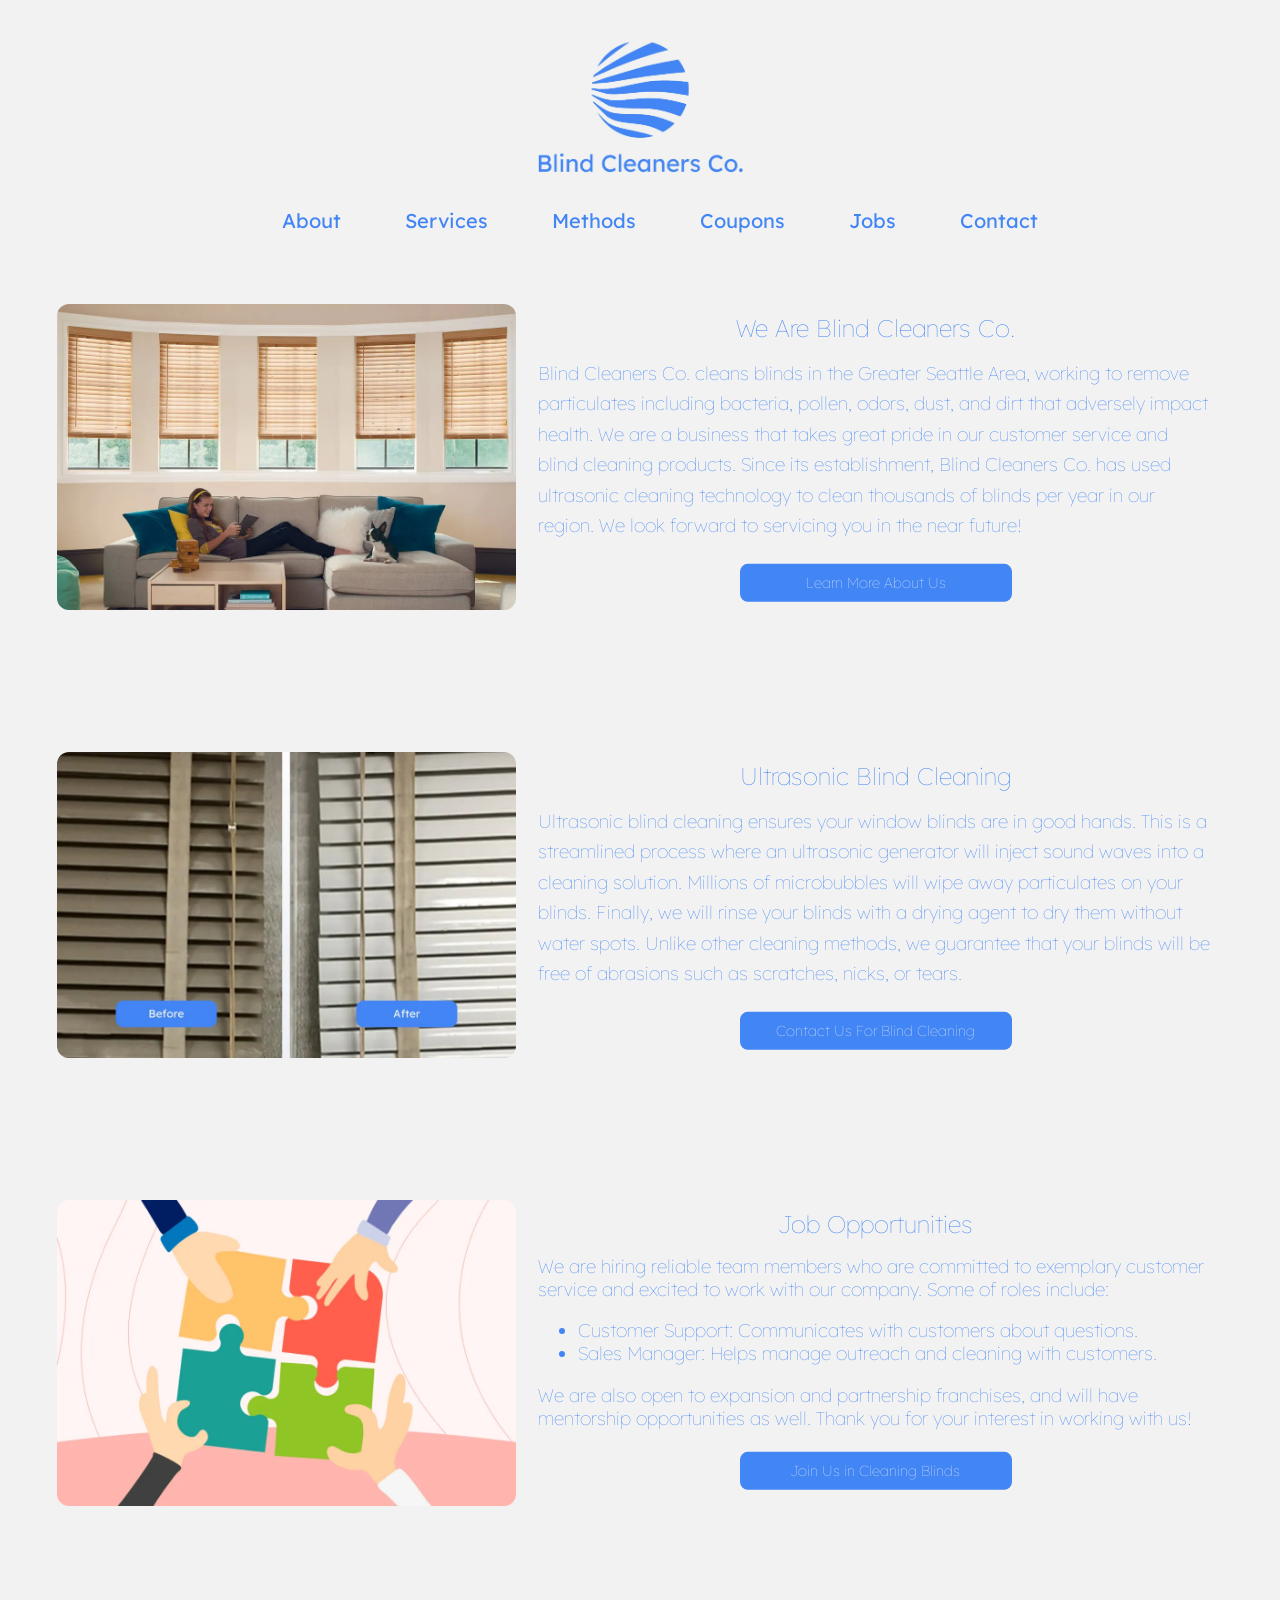
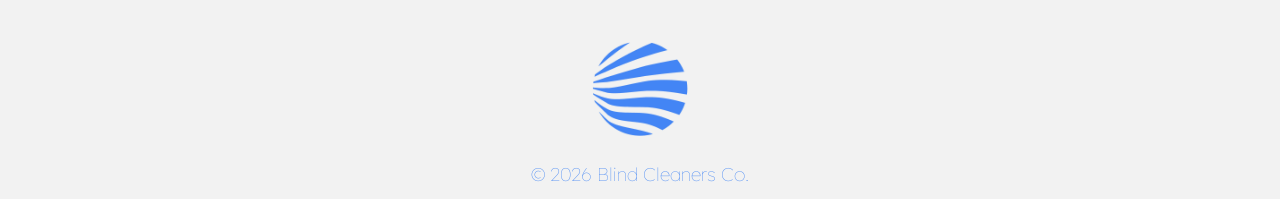
<file: index.html>
<!DOCTYPE html>
<html>
    <head>
        <title>Blind Cleaners Co.</title>
        <link rel="stylesheet" href="style.css">
        <link rel="icon" type="image/x-icon" href="favicon.png">

        <meta name="viewport" content="width=device-width, initial-scale=1.0">

        <link rel="preconnect" href="https://fonts.googleapis.com">
        <link rel="preconnect" href="https://fonts.gstatic.com" crossorigin>
        <link href="https://fonts.googleapis.com/css2?family=Lexend" rel="stylesheet">
        <link href="https://fonts.googleapis.com/css2?family=Lexend+Deca:wght@300&display=swap" rel="stylesheet">
    </head>

    <body>
        <button class="logoButton">
            <a href="https://www.blindcleanersco.com"><img class="logoImage" src="logoButton.webp" alt="logo"><img></a>
        </button>
        
        <nav class="navigation">
            <div class="menu">
                <ul>
                    <li><a class="item" href="./about">About</a></li>
                    <li><a class="item" href="./services">Services</a></li>
                    <li><a class="item" href="./methods">Methods</a></li>
                    <li><a class="item" href="./coupons">Coupons</a></li>
                    <li><a class="item" href="./jobs">Jobs</a></li>
                    <li><a class="item" href="./contact">Contact</a></li>
                </ul>
            </div>

            <div class="hamburger">
                <span class="bar"></span>
                <span class="bar"></span>
                <span class="bar"></span>
            </div>
        </nav>

        <div class="processBox">
            <img class="processImage1" src="about.webp" alt="about"><img>
            <div class="processText">
                <h1>We Are Blind Cleaners Co.</h1>
                <h3 style="line-height: 1.9rem;">
                    Blind Cleaners Co. cleans blinds in the Greater Seattle Area, working to remove particulates including bacteria,
                    pollen, odors, dust, and dirt that adversely impact health. We are a business that takes great pride in our customer service and blind cleaning products.
                    Since its establishment, Blind Cleaners Co. has used ultrasonic cleaning technology to clean thousands of blinds per year in our region. We look forward to servicing you in the near future!
                </h3>
                <div id="indent1"></div>
                <button class="processButton" onclick="pageAbout()"><a class = "text" href="./about">Learn More About Us</a></button>
            </div>
        </div>

        <div class="processBox">
            <img class="processImage" src="compare.webp" alt="compare"><img>
            <div class="processText">
                <h1>Ultrasonic Blind Cleaning</h1>
                <h3 style="line-height: 1.9rem;">
                    Ultrasonic blind cleaning ensures your window blinds are in good hands. This is a streamlined process where an
                    ultrasonic generator will inject sound waves into a cleaning solution. Millions of microbubbles will wipe away particulates on your blinds.
                    Finally, we will rinse your blinds with a drying agent to dry them without water spots. Unlike other cleaning methods,
                    we guarantee that your blinds will be free of abrasions such as scratches, nicks, or tears.
                </h3>
                <div id="indent2"></div>
                <button class="processButton" onclick="pageContact()"><a class = "text" href="./contact">Contact Us For Blind Cleaning</a></button>
            </div>
        </div>

        <div class="processBox">
            <img class="jobImage" src="jobs.webp" alt="jobs"><img>
            <div class="processText">
                <h1>Job Opportunities</h1>
                <h3>
                    We are hiring reliable team members who are committed to exemplary customer service and excited to work with our company. Some of roles include:
                    <ul>
                        <li>Customer Support: Communicates with customers about questions.</li>
                        <li>Sales Manager: Helps manage outreach and cleaning with customers.</li>
                    </ul>
                    We are also open to expansion and partnership franchises, and will have mentorship opportunities as well. Thank you for your interest in working with us!
                </h3>
                <div id="indent3"></div>
                <button class="processButton" onclick="pageJobs()"><a class = "text" href="./jobs">Join Us in Cleaning Blinds</a></button>
            </div>
        </div>

        <div class="footer">
            <img class="footerImage" src="logo.webp" alt="logo" onclick="pageIndex()"><img>
            <h4 style="color: #4285F4">© <span class="current-year"></span> Blind Cleaners Co.</h2>
        </div>

        <script src="script.js"></script>
    </body>
</html>
</file>
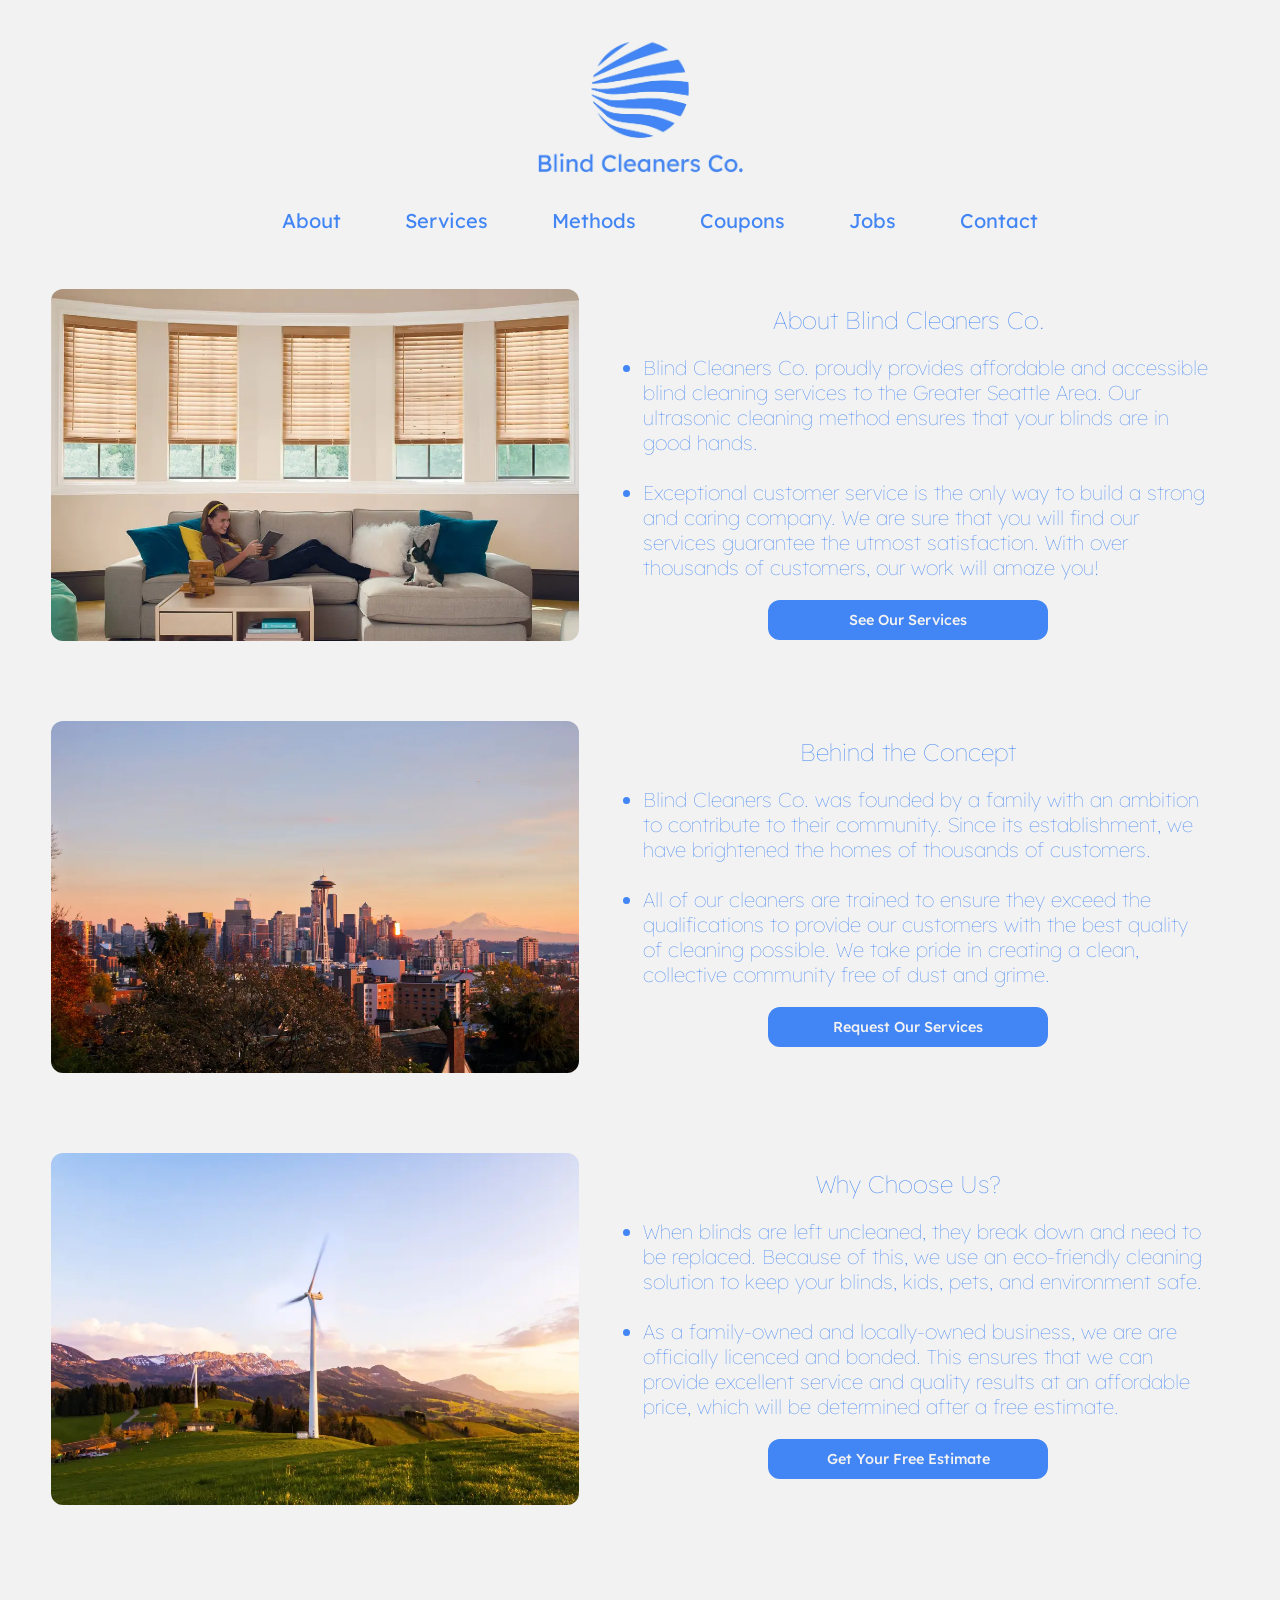
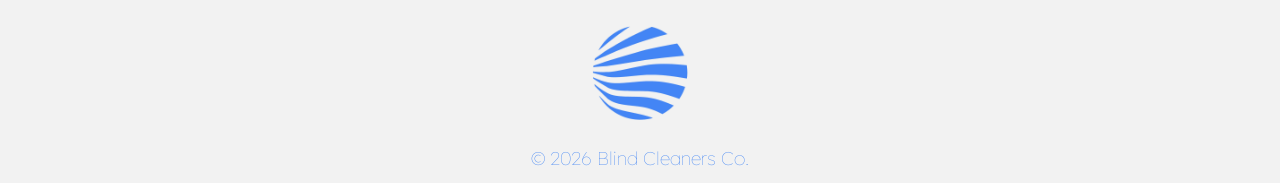
<file: about.html>
<!DOCTYPE html>
<html>
    <head>
        <title>About | Blind Cleaners Co.</title>
        <link rel="stylesheet" href="style.css">
        <link rel="icon" type="image/x-icon" href="favicon.png">

        <meta name="viewport" content="width=device-width, initial-scale=1.0">

        <link rel="preconnect" href="https://fonts.googleapis.com">
        <link rel="preconnect" href="https://fonts.gstatic.com" crossorigin>
        <link href="https://fonts.googleapis.com/css2?family=Lexend" rel="stylesheet">
        <link href="https://fonts.googleapis.com/css2?family=Lexend+Deca:wght@300&display=swap" rel="stylesheet">
    </head>

    <body>
        <button class="logoButton">
            <a href="https://www.blindcleanersco.com"><img class="logoImage" src="logoButton.webp" alt="logo"><img></a>
        </button>
        
        <nav class="navigation">
            <div class="menu">
                <ul>
                    <li><a class="item" href="./about">About</a></li>
                    <li><a class="item" href="./services">Services</a></li>
                    <li><a class="item" href="./methods">Methods</a></li>
                    <li><a class="item" href="./coupons">Coupons</a></li>
                    <li><a class="item" href="./jobs">Jobs</a></li>
                    <li><a class="item" href="./contact">Contact</a></li>
                </ul>
            </div>

            <div class="hamburger">
                <span class="bar"></span>
                <span class="bar"></span>
                <span class="bar"></span>
            </div>
        </nav>

        <div class="surroundsAbout">
            <img class="servicesImageRight" src="about.webp" alt="about"><img>

            <h2 class="toFix" style="margin-left: 1rem; color: #4285F4; font-size: 1.5rem; font-family: Lexend;">
                About Blind Cleaners Co.
                <ul style="color: #4285F4; font-size: 1.25rem; font-family: Lexend Deca; text-align: left;">
                    <li>
                        Blind Cleaners Co. proudly provides affordable and accessible blind cleaning services to the
                        Greater Seattle Area. Our ultrasonic cleaning method ensures that your blinds are in good hands.
                    </li><br>
                    <li>
                        Exceptional customer service is the only way to build a strong and caring company.
                        We are sure that you will find our services guarantee the utmost satisfaction.
                        With over thousands of customers, our work will amaze you!
                    </li>
                </ul>
                <button class="processButton" onclick="pageServices()"><a class = "text" href="./services">See Our Services</a></button>
            </h2>
        </div>

        <div class="surroundsAbout">
            <img class="servicesImageRight" src="behind.webp" alt="behind"><img>

            <h2 class="toFix" style="margin-left: 1rem; color: #4285F4; font-size: 1.5rem; font-family: Lexend;">
                Behind the Concept
                <ul style="color: #4285F4; font-size: 1.25rem; font-family: Lexend Deca; text-align: left;">
                    <li>Blind Cleaners Co. was founded by a family with an ambition to contribute to their community. Since its
                        establishment, we have brightened the homes of thousands of customers.</li><br>
                    <li>All of our cleaners are trained to ensure they exceed the qualifications to provide our customers with the best quality of cleaning possible.
                        We take pride in creating a clean, collective community free of dust and grime.</li>
                </ul>

                <button class="processButton" onclick="pageContact()"><a class = "text" href="./contact">Request Our Services</a></button>
            </h2>
        </div>

        <div class="surroundsAbout">
            <img class="servicesImageRight" src="choose.webp" alt="choose"><img>

            <h2 class="toFix" style="margin-left: 1rem; color: #4285F4; font-size: 1.5rem; font-family: Lexend;">
                Why Choose Us?
                <ul style="color: #4285F4; font-size: 1.25rem; font-family: Lexend Deca; text-align: left;">
                    <li>When blinds are left uncleaned, they break down and need to be replaced.
                        Because of this, we use an eco-friendly cleaning solution to keep your blinds, kids, pets, and environment safe.
                    </li><br>
                    <li>As a family-owned and locally-owned business, we are are officially licenced and bonded. This ensures that we can provide excellent
                        service and quality results at an affordable price, which will be determined after a free estimate.
                    </li>
                </ul>

                <button class="processButton" onclick="pageContact()"><a class = "text" href="./contact">Get Your Free Estimate</a></button>
            </h2>
        </div>

         <div class="footer">
            <img class="footerImage" src="logo.webp" alt="logo" onclick="pageIndex()"><img>
            <h4 style="color: #4285F4">© <span class="current-year"></span> Blind Cleaners Co.</h2>
        </div>

        <script src="script.js"></script>
    </body>
</html>
</file>
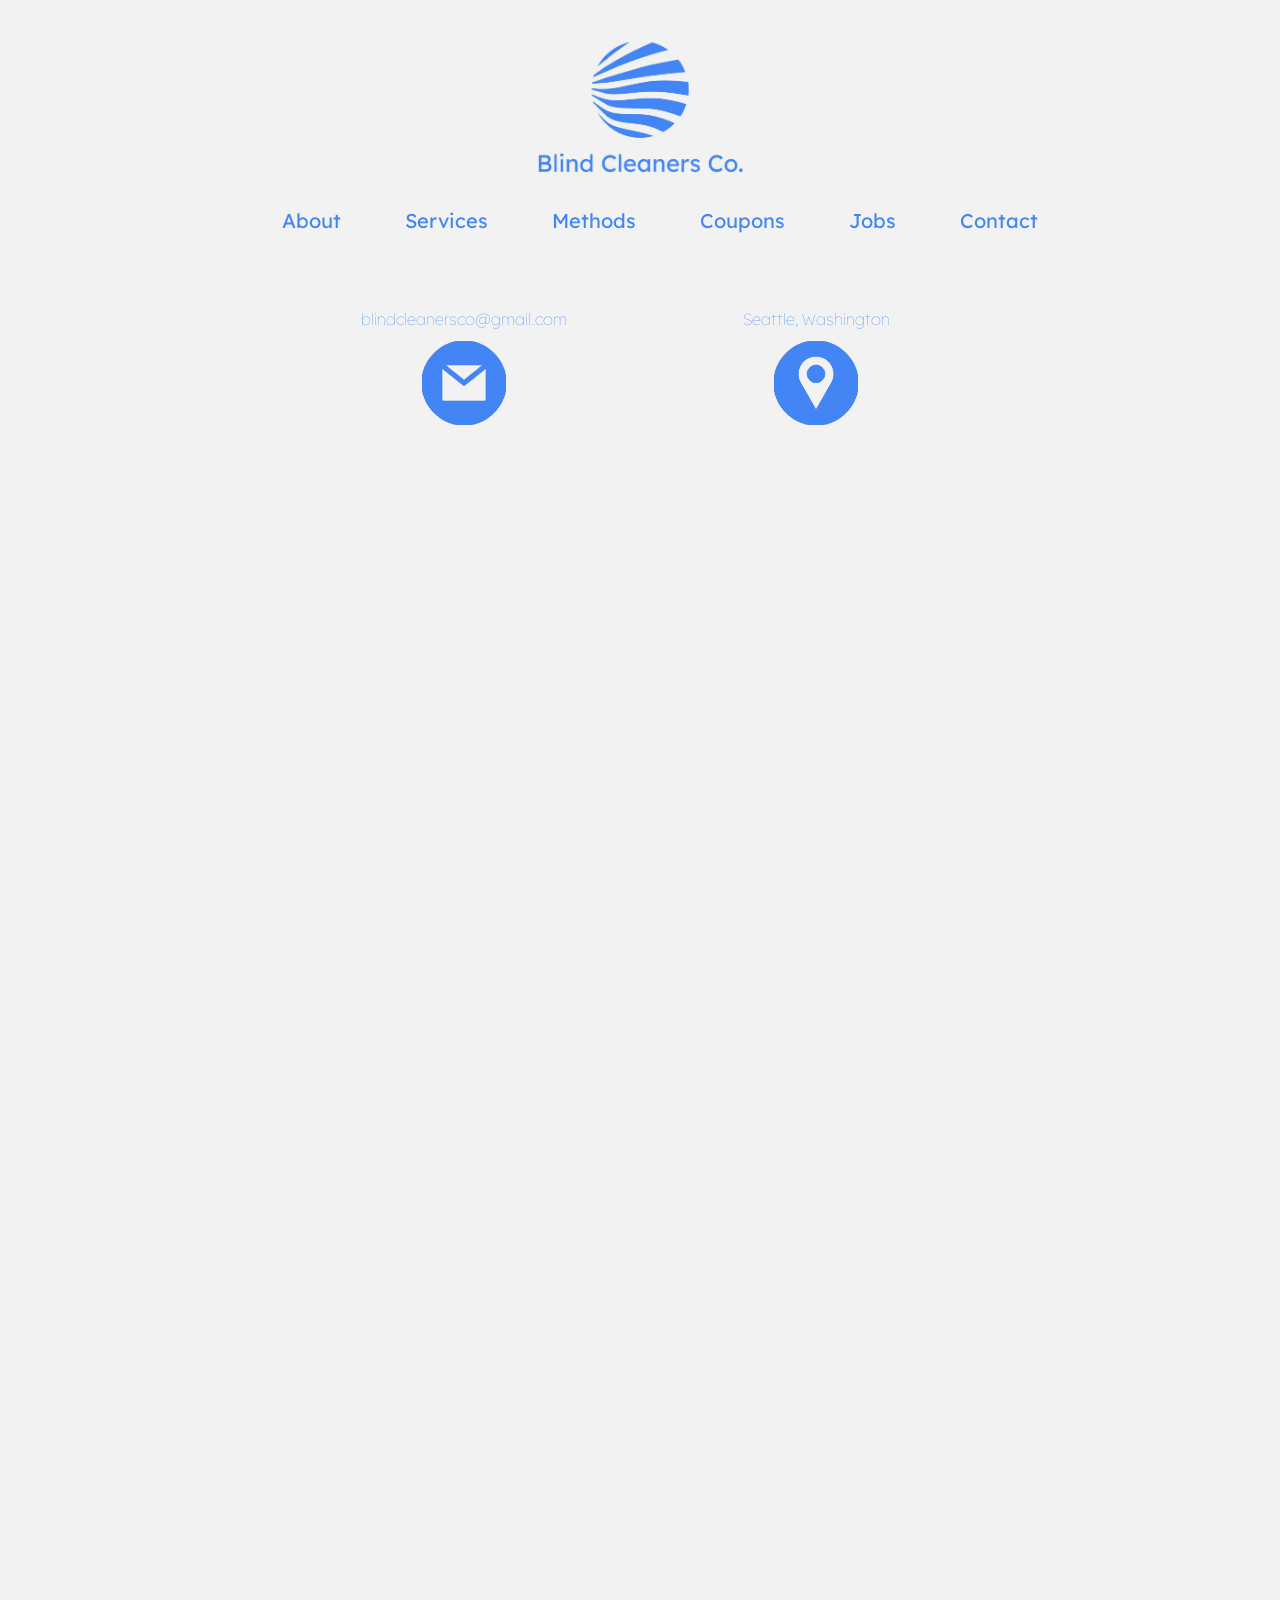
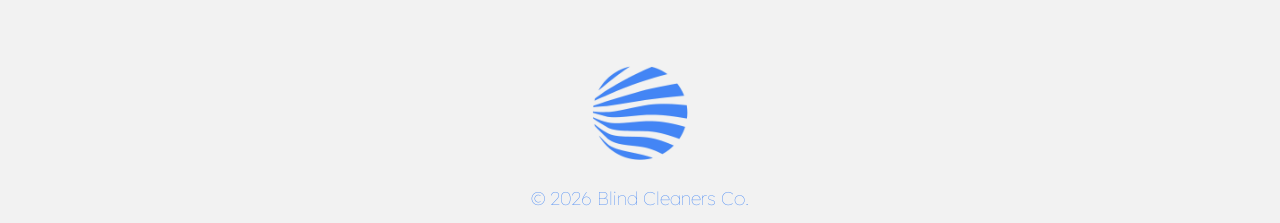
<file: contact.html>
<!DOCTYPE html>
<html>
    <head>
        <title>Contact | Blind Cleaners Co.</title>
        <link rel="stylesheet" href="style.css">
        <link rel="icon" type="image/x-icon" href="favicon.png">

        <meta name="viewport" content="width=device-width, initial-scale=1.0">

        <link rel="preconnect" href="https://fonts.googleapis.com">
        <link rel="preconnect" href="https://fonts.gstatic.com" crossorigin>
        <link href="https://fonts.googleapis.com/css2?family=Lexend" rel="stylesheet">
        <link href="https://fonts.googleapis.com/css2?family=Lexend+Deca:wght@300&display=swap" rel="stylesheet">
    </head>

    <body>
        <button class="logoButton">
            <a href="https://www.blindcleanersco.com"><img class="logoImage" src="logoButton.webp" alt="logo"><img></a>
        </button>
        
        <nav class="navigation">
            <div class="menu">
                <ul>
                    <li><a class="item" href="./about">About</a></li>
                    <li><a class="item" href="./services">Services</a></li>
                    <li><a class="item" href="./methods">Methods</a></li>
                    <li><a class="item" href="./coupons">Coupons</a></li>
                    <li><a class="item" href="./jobs">Jobs</a></li>
                    <li><a class="item" href="./contact">Contact</a></li>
                </ul>
            </div>

            <div class="hamburger">
                <span class="bar"></span>
                <span class="bar"></span>
                <span class="bar"></span>
            </div>
        </nav>

        <div class="contactContainer">
            <div class="contactBoxes" onclick="pageEmail()">
                <h5>blindcleanersco@gmail.com</h5>
                <img class="contactImage" src="email.webp" alt="email"><img>
            </div>

            <div class="contactBoxes" onclick="pageLocation()">
                <h5>Seattle, Washington</h5>
                <img class="contactImage" src="location.webp" alt="location"><img>
            </div>
        </div>

        <iframe class="contactForm" src="https://docs.google.com/forms/d/e/1FAIpQLSdCwjD8YxojUQin7QNfofMV6QdrONINhgQOjDilDIbXjXjCYA/viewform?embedded=true" frameborder="0">Loading…</iframe>

         <div class="footer">
            <img class="footerImage" src="logo.webp" alt="logo" onclick="pageIndex()"><img>
            <h4 style="color: #4285F4">© <span class="current-year"></span> Blind Cleaners Co.</h2>
        </div>

        <script src="script.js"></script>
    </body>
</html>
</file>
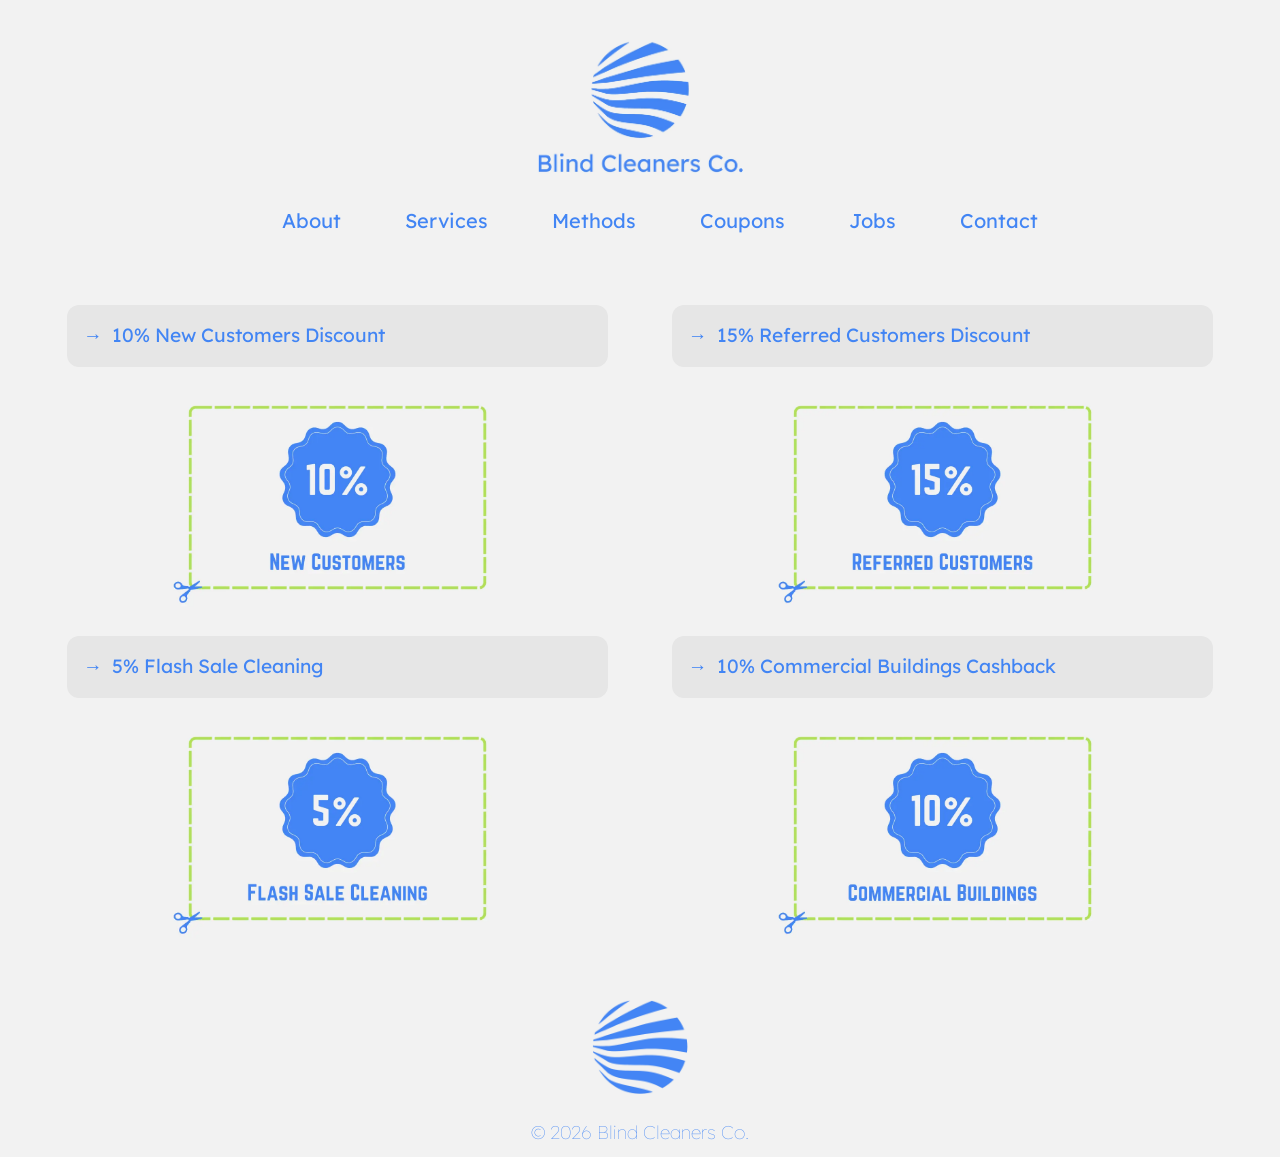
<file: coupons.html>
<!DOCTYPE html>
<html>
    <head>
        <title>Coupons | Blind Cleaners Co.</title>
        <link rel="stylesheet" href="style.css">
        <link rel="icon" type="image/x-icon" href="favicon.png">

        <meta name="viewport" content="width=device-width, initial-scale=1.0">

        <link rel="preconnect" href="https://fonts.googleapis.com">
        <link rel="preconnect" href="https://fonts.gstatic.com" crossorigin>
        <link href="https://fonts.googleapis.com/css2?family=Lexend" rel="stylesheet">
        <link href="https://fonts.googleapis.com/css2?family=Lexend+Deca:wght@300&display=swap" rel="stylesheet">
    </head>

    <body>
        <button class="logoButton">
            <a href="https://www.blindcleanersco.com"><img class="logoImage" src="logoButton.webp" alt="logo"><img></a>
        </button>
        
        <nav class="navigation">
            <div class="menu">
                <ul>
                    <li><a class="item" href="./about">About</a></li>
                    <li><a class="item" href="./services">Services</a></li>
                    <li><a class="item" href="./methods">Methods</a></li>
                    <li><a class="item" href="./coupons">Coupons</a></li>
                    <li><a class="item" href="./jobs">Jobs</a></li>
                    <li><a class="item" href="./contact">Contact</a></li>
                </ul>
            </div>

            <div class="hamburger">
                <span class="bar"></span>
                <span class="bar"></span>
                <span class="bar"></span>
            </div>
        </nav>

        <div class="row">
            <div class="columnTop">
                <section class="couponAccordian" style="margin-left: 0rem; margin-right: 1rem;">
                    <input type="checkbox" name="collapse" id="handle1">

                    <h2 class="handle">
                    <label for="handle1" style="text-align: left; font-family: Lexend;">10% New Customers Discount</label>
                    </h2>

                    <img class="couponImage" src="couponNew.webp" alt="coupon"></img>

                    <div class="content">
                        <h2 style="color: #4285F4; text-align: left; line-height: 2rem;">
                            We value our new customers—you give us an opportunity to brighten up more blinds and homes in our community!
                            New customers will recieve a 10% discount, which can be sent to our email when you receive a free estimate.
                        </h2>
                    </div>
                </section>

                <section class="couponAccordian" style="margin-left: 0rem; margin-right: 1rem;">
                    <input type="checkbox" name="collapse2" id="handle3">

                    <h2 class="handle">
                    <label for="handle3" style="text-align: left; font-family: Lexend;">5% Flash Sale Cleaning</label>
                    </h2>

                    <img class="couponImage" src="couponFlash.webp" alt="coupon"></img>

                    <div class="content">
                        <h2 style="color: #4285F4; text-align: left; line-height: 2rem;">
                            With cleaning season right around the corner, it's time for a flash sale!
                            Get a 5% discount when you order blind cleaning services during this season, which can be sent to our email when you receive a free estimate.
                        </h2>
                    </div>
                </section>
            </div><br>

            <div class="column">
                <section class="couponAccordian" style="margin-left: 1rem; margin-right: 0rem;">
                    <input type="checkbox" name="collapse1" id="handle2">

                    <h2 class="handle">
                    <label for="handle2" style="text-align: left; font-family: Lexend;">15% Referred Customers Discount</label>
                    </h2>

                    <img class="couponImage" src="couponReferral.webp" alt="coupon"></img>

                    <div class="content">
                        <h2 style="color: #4285F4; text-align: left; line-height: 2rem;">
                            Customers who are referred to us or have provided a referral will receive a 15% discount on their next purchase of our services.
                            Every time you refer a customer, you can stack up your coupons on your next purchase!
                        </h2>
                    </div>
                </section>

                <section class="couponAccordian" style="margin-left: 1rem; margin-right: 0rem;">
                    <input type="checkbox" name="collapse3" id="handle4">

                    <h2 class="handle">
                    <label for="handle4" style="text-align: left; font-family: Lexend;">10% Commercial Buildings Cashback</label>
                    </h2>

                    <img class="couponImage" src="couponCommercial.webp" alt="coupon"></img>

                    <div class="content">
                        <h2 style="color: #4285F4; text-align: left; line-height: 2rem;">
                            Commercial and bulk services are our jam! Get 10% cashback when you request services as a commercial building.
                            Send us an email with this coupon when you receive a free estimate, and we will be sure to provide this cashback for you.
                        </h2>
                    </div>
                </section>
            </div>
        </div>

         <div class="footer">
            <img class="footerImage" src="logo.webp" alt="logo" onclick="pageIndex()"><img>
            <h4 style="color: #4285F4">© <span class="current-year"></span> Blind Cleaners Co.</h2>
        </div>

        <script src="script.js"></script>
    </body>
</html>
</file>
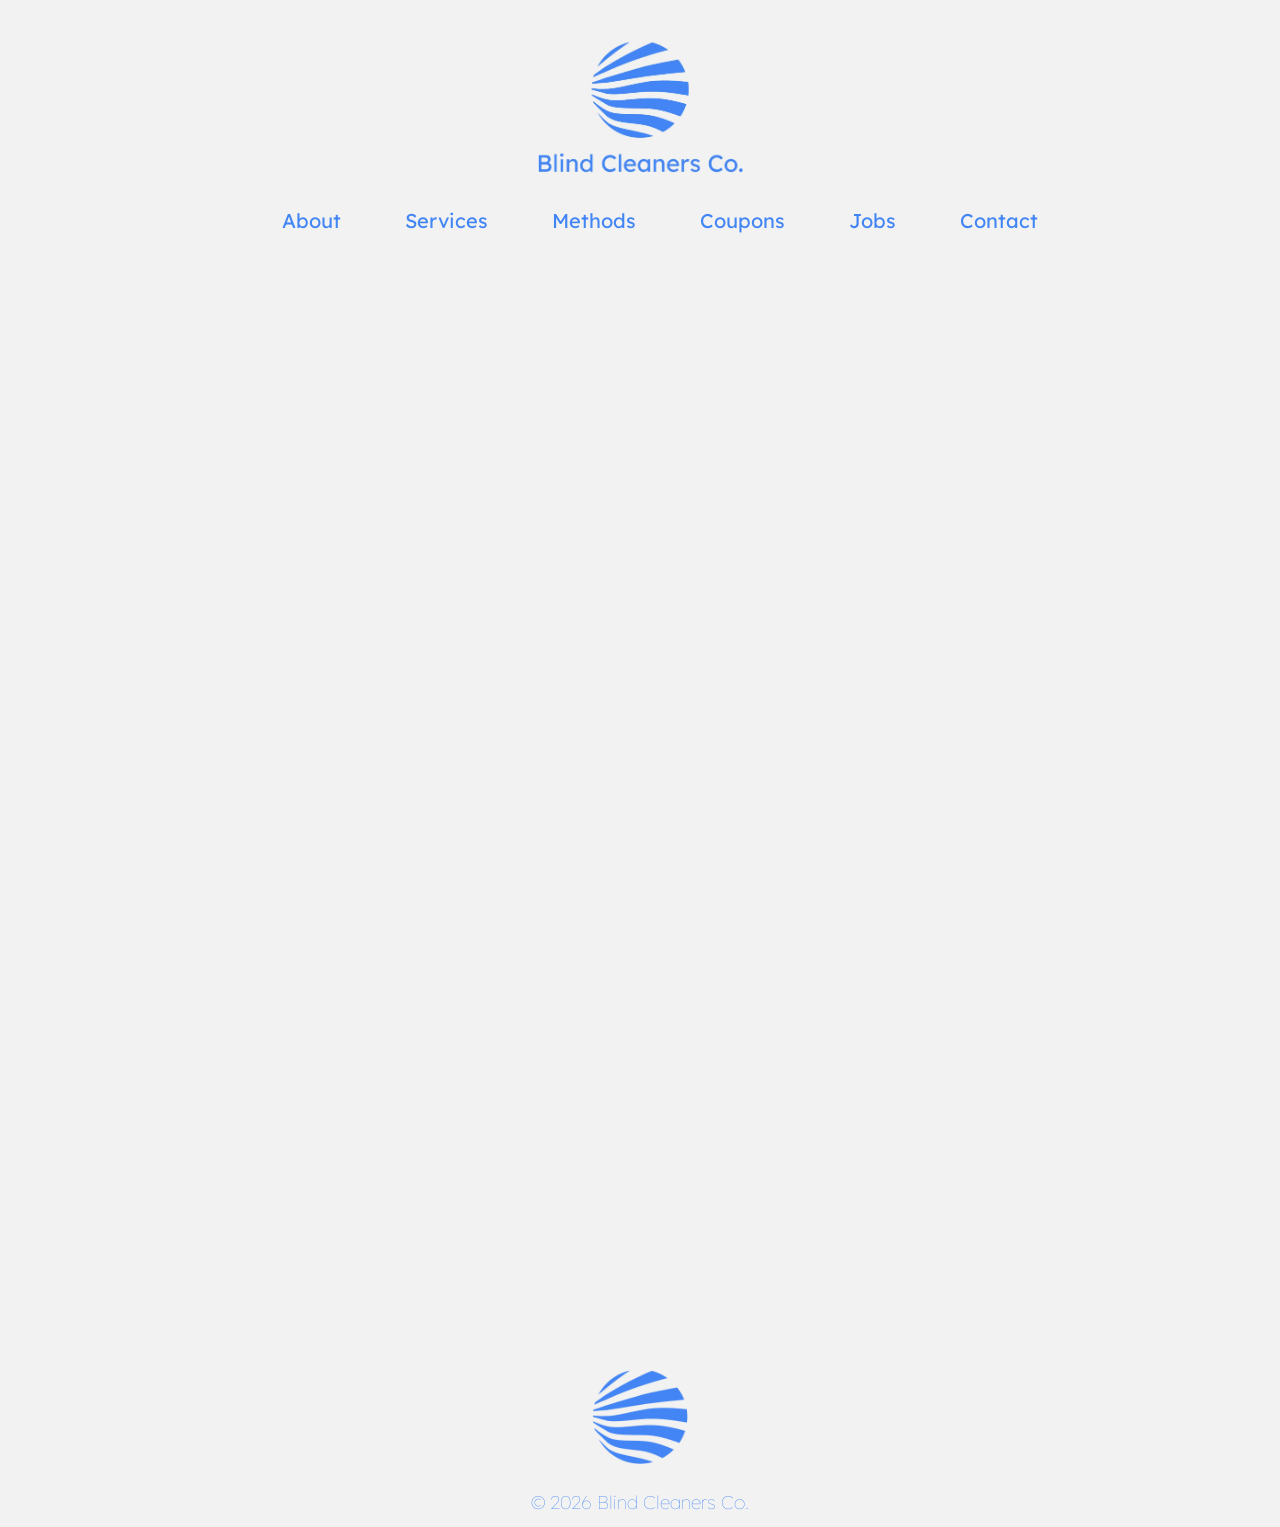
<file: jobs.html>
<!DOCTYPE html>
<html>
    <head>
        <title>Jobs | Blind Cleaners Co.</title>
        <link rel="stylesheet" href="style.css">
        <link rel="icon" type="image/x-icon" href="favicon.png">

        <meta name="viewport" content="width=device-width, initial-scale=1.0">

        <link rel="preconnect" href="https://fonts.googleapis.com">
        <link rel="preconnect" href="https://fonts.gstatic.com" crossorigin>
        <link href="https://fonts.googleapis.com/css2?family=Lexend" rel="stylesheet">
        <link href="https://fonts.googleapis.com/css2?family=Lexend+Deca:wght@300&display=swap" rel="stylesheet">
    </head>

    <body>
        <button class="logoButton">
            <a href="https://www.blindcleanersco.com"><img class="logoImage" src="logoButton.webp" alt="logo"><img></a>
        </button>
        
        <nav class="navigation">
            <div class="menu">
                <ul>
                    <li><a class="item" href="./about">About</a></li>
                    <li><a class="item" href="./services">Services</a></li>
                    <li><a class="item" href="./methods">Methods</a></li>
                    <li><a class="item" href="./coupons">Coupons</a></li>
                    <li><a class="item" href="./jobs">Jobs</a></li>
                    <li><a class="item" href="./contact">Contact</a></li>
                </ul>
            </div>

            <div class="hamburger">
                <span class="bar"></span>
                <span class="bar"></span>
                <span class="bar"></span>
            </div>
        </nav>

        <iframe class="job-widget" src="https://docs.google.com/forms/d/e/1FAIpQLSdkeL3Ls8tvN2QTfjX-x6KxhvEMolgZQUifVHDMFKNCelg2QQ/viewform?embedded=true" frameborder="0" marginheight="0" marginwidth="0">Loading…</iframe>

         <div class="footer">
            <img class="footerImage" src="logo.webp" alt="logo" onclick="pageIndex()"><img>
            <h4 style="color: #4285F4">© <span class="current-year"></span> Blind Cleaners Co.</h2>
        </div>

        <script src="script.js"></script>
    </body>
</html>
</file>
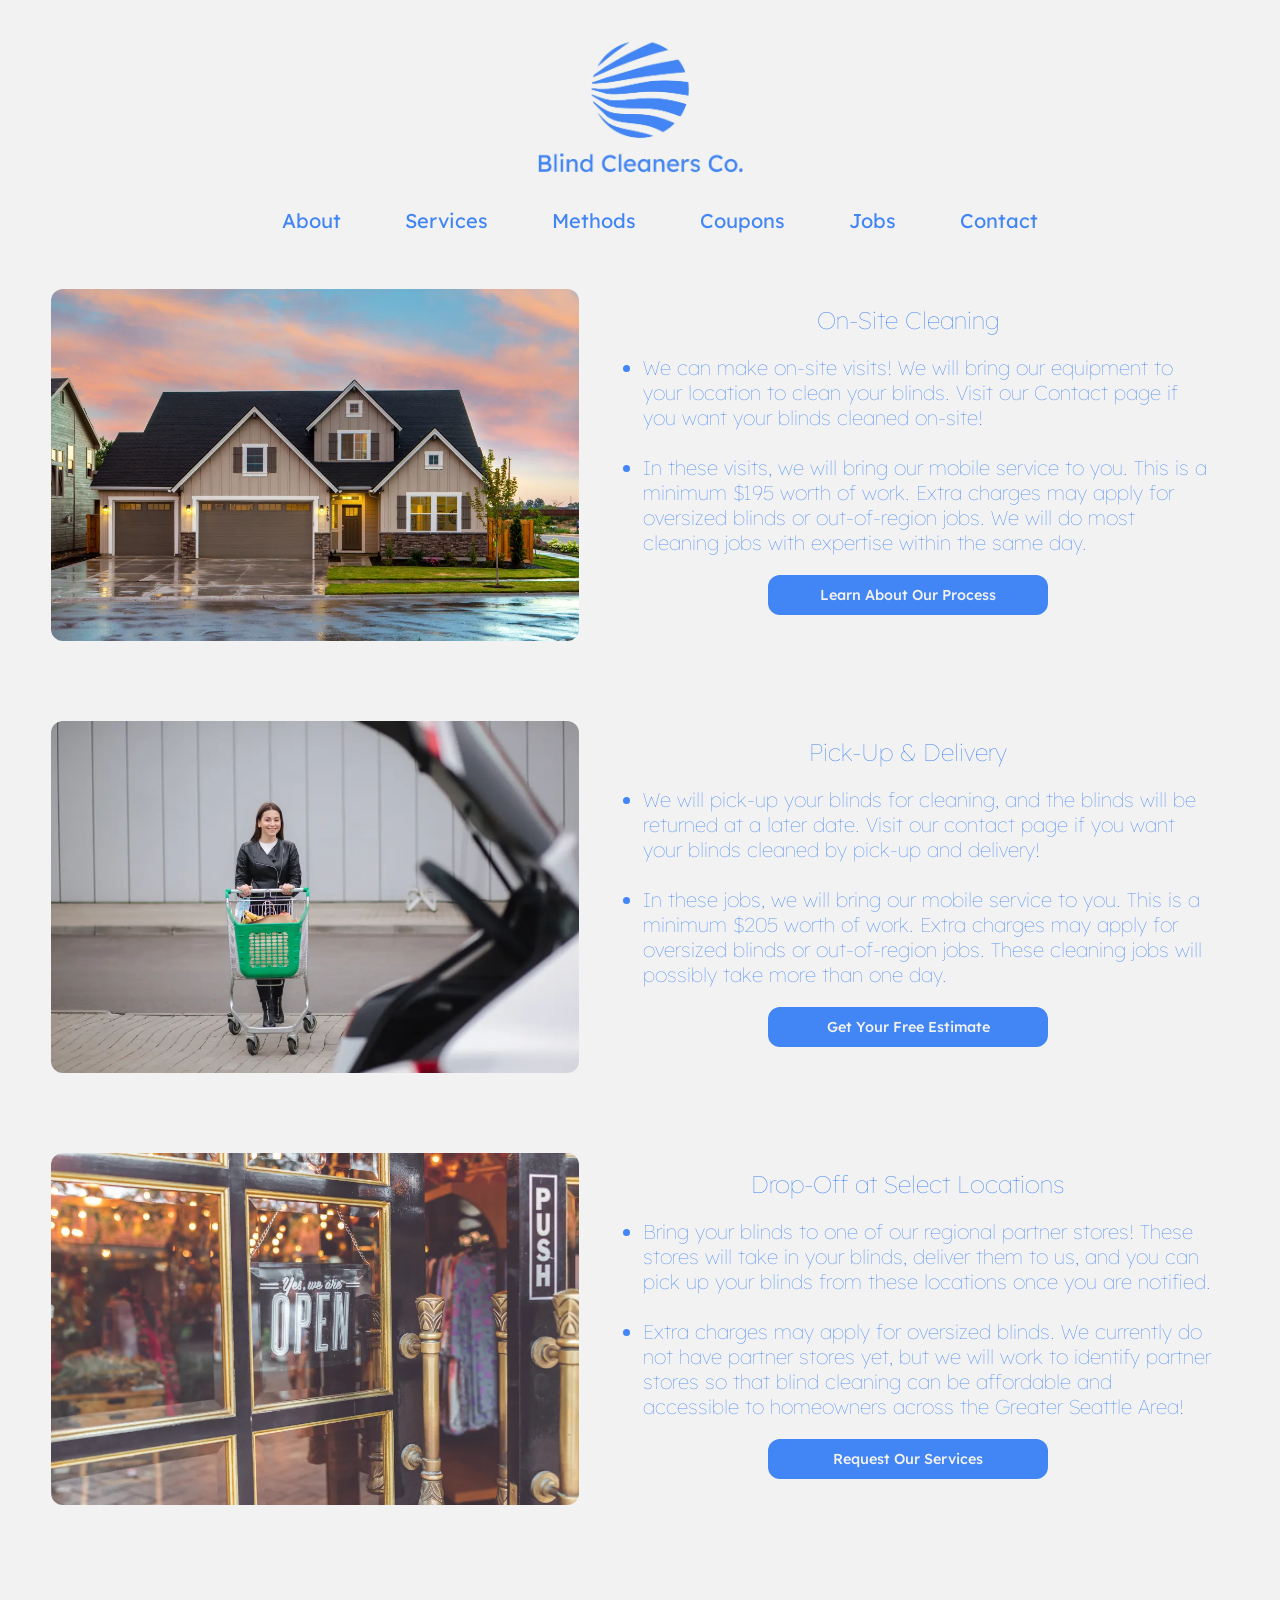
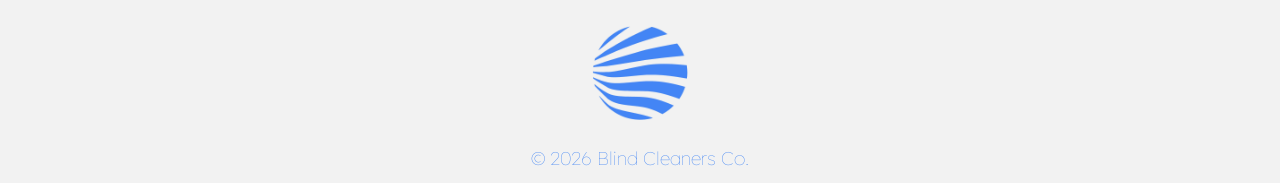
<file: methods.html>
<!DOCTYPE html>
<html>
    <head>
        <title>Methods | Blind Cleaners Co.</title>
        <link rel="stylesheet" href="style.css">
        <link rel="icon" type="image/x-icon" href="favicon.png">

        <meta name="viewport" content="width=device-width, initial-scale=1.0">

        <link rel="preconnect" href="https://fonts.googleapis.com">
        <link rel="preconnect" href="https://fonts.gstatic.com" crossorigin>
        <link href="https://fonts.googleapis.com/css2?family=Lexend" rel="stylesheet">
        <link href="https://fonts.googleapis.com/css2?family=Lexend+Deca:wght@300&display=swap" rel="stylesheet">
    </head>

    <body>
        <button class="logoButton">
            <a href="https://www.blindcleanersco.com"><img class="logoImage" src="logoButton.webp" alt="logo"><img></a>
        </button>
        
        <nav class="navigation">
            <div class="menu">
                <ul>
                    <li><a class="item" href="./about">About</a></li>
                    <li><a class="item" href="./services">Services</a></li>
                    <li><a class="item" href="./methods">Methods</a></li>
                    <li><a class="item" href="./coupons">Coupons</a></li>
                    <li><a class="item" href="./jobs">Jobs</a></li>
                    <li><a class="item" href="./contact">Contact</a></li>
                </ul>
            </div>

            <div class="hamburger">
                <span class="bar"></span>
                <span class="bar"></span>
                <span class="bar"></span>
            </div>
        </nav>

        <div class="surroundsAbout">
            <img class="servicesImageRight" src="residential.webp" alt="on-site"><img>

            <h2 class="toFix" style="margin-left: 1rem; color: #4285F4; font-size: 1.5rem; font-family: Lexend;">
                On-Site Cleaning
                <ul style="color: #4285F4; font-size: 1.25rem; font-family: Lexend Deca; text-align: left;">
                    <li>We can make on-site visits! We will bring our equipment to your location to clean your blinds.
                        Visit our Contact page if you want your blinds cleaned on-site!</li><br>
                    <li>In these visits, we will bring our mobile service to you.
                        This is a minimum $195 worth of work. Extra charges may apply for oversized blinds or out-of-region jobs.
                        We will do most cleaning jobs with expertise within the same day.</li>
                </ul>
                <button class="processButton" onclick="pageServices()"><a class = "text" href="./services">Learn About Our Process</a></button>
            </h2>
        </div>

        <div class="surroundsAbout">
            <img class="servicesImageRight" src="delivery.webp" alt="delivery"><img>

            <h2 class="toFix" style="margin-left: 1rem; color: #4285F4; font-size: 1.5rem; font-family: Lexend;">
                Pick-Up & Delivery
                <ul style="color: #4285F4; font-size: 1.25rem; font-family: Lexend Deca; text-align: left;">
                    <li>We will pick-up your blinds for cleaning, and the blinds will be returned at a later date.
                        Visit our contact page if you want your blinds cleaned by pick-up and delivery!</li><br>
                    <li>In these jobs, we will bring our mobile service to you.
                        This is a minimum $205 worth of work. Extra charges may apply for oversized blinds or out-of-region jobs.
                        These cleaning jobs will possibly take more than one day.</li>
                </ul>
                <button class="processButton" onclick="pageContact()"><a class = "text" href="./contact">Get Your Free Estimate</a></button>
            </h2>
        </div>

        <div class="surroundsAbout">
            <img class="servicesImageRight" src="selectLocations.webp" alt="selectLocations"><img>

            <h2 class="toFix" style="margin-left: 1rem; color: #4285F4; font-size: 1.5rem; font-family: Lexend;">
                Drop-Off at Select Locations
                <ul style="color: #4285F4; font-size: 1.25rem; font-family: Lexend Deca; text-align: left;">
                    <li>Bring your blinds to one of our regional partner stores!
                        These stores will take in your blinds, deliver them to us, and you can pick up your blinds from these locations once you are notified.</li><br>
                    <li>Extra charges may apply for oversized blinds. We currently do not have partner stores yet, but we will work to identify partner stores so that
                        blind cleaning can be affordable and accessible to homeowners across the Greater Seattle Area!
                    </li>
                </ul>
                <button class="processButton" onclick="pageContact()"><a class = "text" href="./contact">Request Our Services</a></button>
            </h2>
        </div>

         <div class="footer">
            <img class="footerImage" src="logo.webp" alt="logo" onclick="pageIndex()"><img>
            <h4 style="color: #4285F4">© <span class="current-year"></span> Blind Cleaners Co.</h2>
        </div>

        <script src="script.js"></script>
    </body>
</html>
</file>
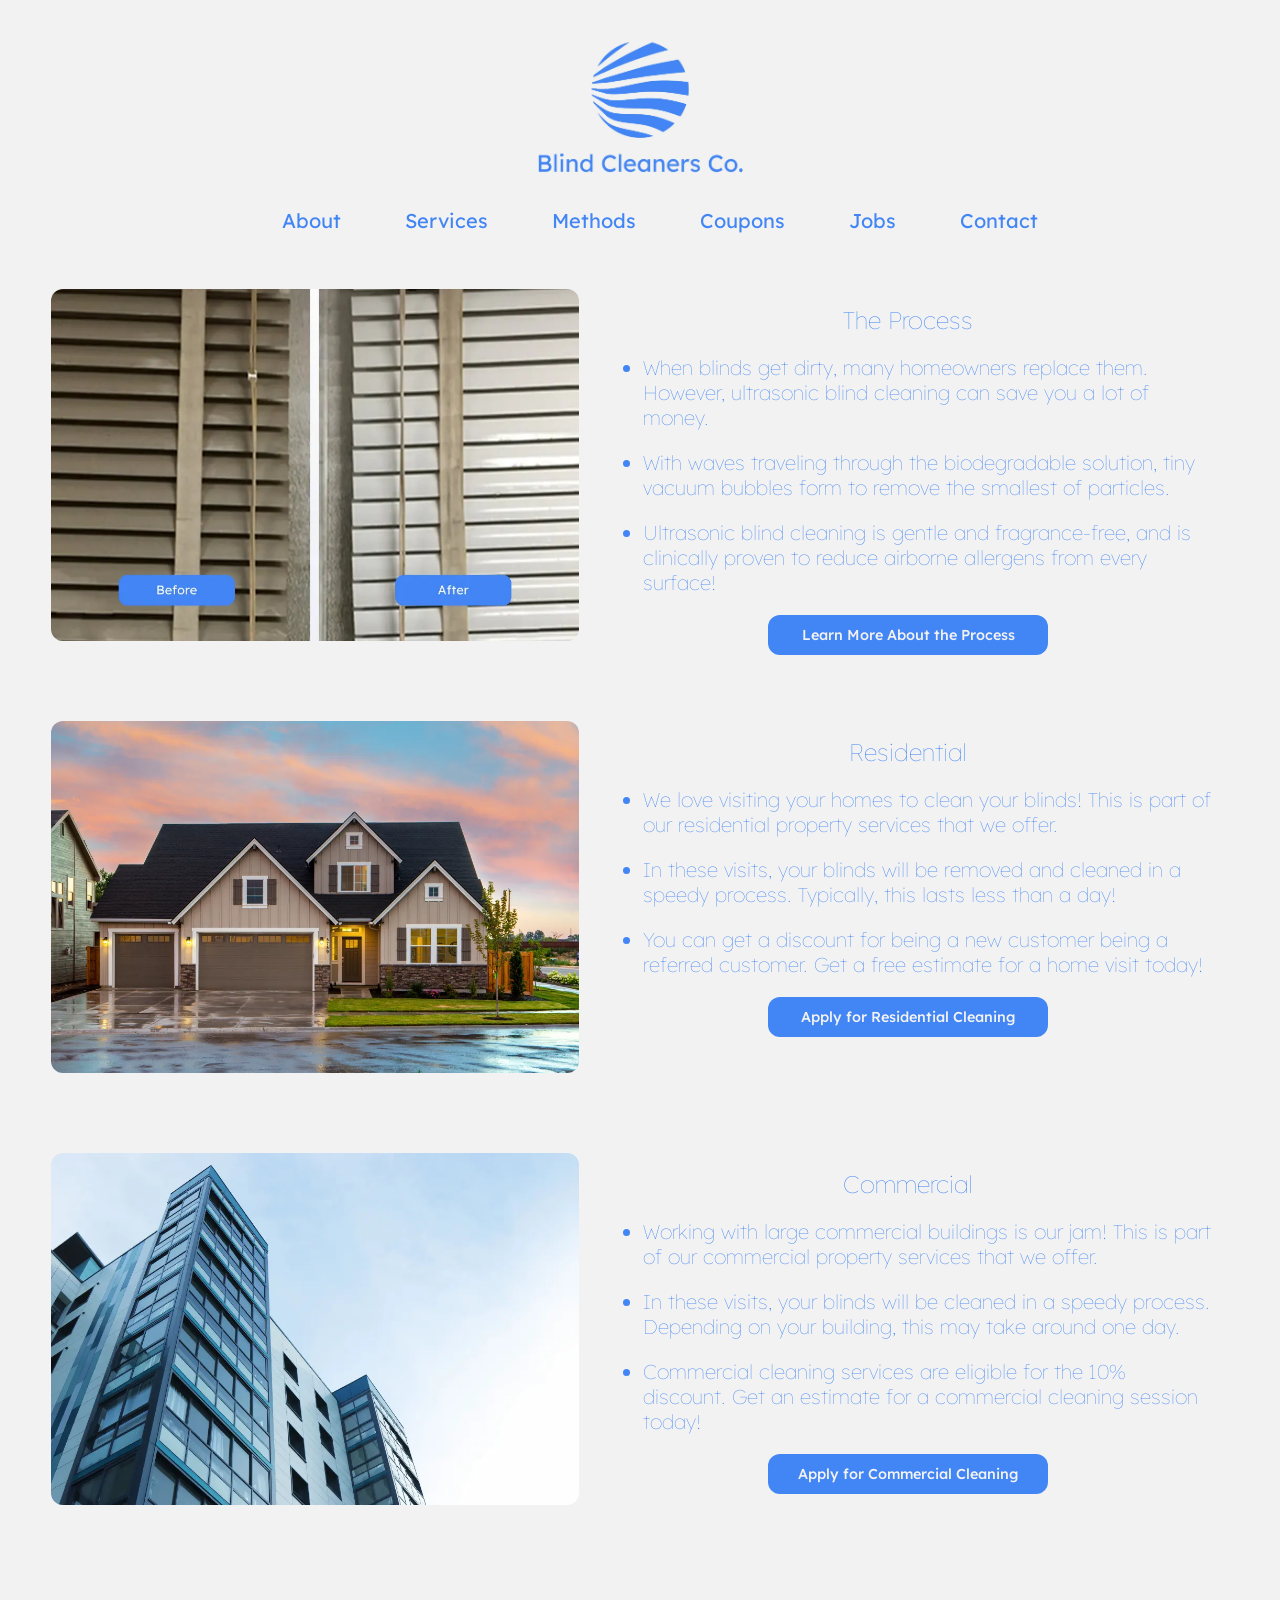
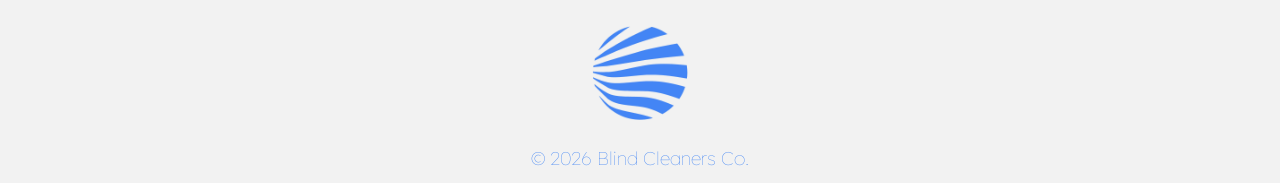
<file: services.html>
<!DOCTYPE html>
<html>
    <head>
        <title>Services | Blind Cleaners Co.</title>
        <link rel="stylesheet" href="style.css">
        <link rel="icon" type="image/x-icon" href="favicon.png">

        <meta name="viewport" content="width=device-width, initial-scale=1.0">

        <link rel="preconnect" href="https://fonts.googleapis.com">
        <link rel="preconnect" href="https://fonts.gstatic.com" crossorigin>
        <link href="https://fonts.googleapis.com/css2?family=Lexend" rel="stylesheet">
        <link href="https://fonts.googleapis.com/css2?family=Lexend+Deca:wght@300&display=swap" rel="stylesheet">
    </head>

    <body>
        <button class="logoButton">
            <a href="https://www.blindcleanersco.com"><img class="logoImage" src="logoButton.webp" alt="logo"><img></a>
        </button>
        
        <nav class="navigation">
            <div class="menu">
                <ul>
                    <li><a class="item" href="./about">About</a></li>
                    <li><a class="item" href="./services">Services</a></li>
                    <li><a class="item" href="./methods">Methods</a></li>
                    <li><a class="item" href="./coupons">Coupons</a></li>
                    <li><a class="item" href="./jobs">Jobs</a></li>
                    <li><a class="item" href="./contact">Contact</a></li>
                </ul>
            </div>

            <div class="hamburger">
                <span class="bar"></span>
                <span class="bar"></span>
                <span class="bar"></span>
            </div>
        </nav>

        <div class="surroundsServices">
            <img class="servicesImageRight" src="compare.webp" alt="compare"><img>

            <h2 class="shrinkMargin" style="margin-left: 1rem; color: #4285F4; font-size: 1.5rem; font-family: Lexend;">
                The Process
                <ul style="color: #4285F4; font-size: 1.25rem; font-family: Lexend Deca; text-align: left;">
                    <li>When blinds get dirty, many homeowners replace them. However, ultrasonic blind cleaning can save you a lot of money.</li><p></p>
                    <li>With waves traveling through the biodegradable solution, tiny vacuum bubbles form to remove the smallest of particles.</li><p></p>
                    <li>Ultrasonic blind cleaning is gentle and fragrance-free, and is clinically proven to reduce airborne allergens from every surface!</li>
                </ul>

                <button class="processButton" onclick="pageAbout()"><a class = "text" href="./about">Learn More About the Process</a></button>
            </h2>
        </div>

        <div class="surroundsServices">
            <img class="servicesImageRight" src="residential.webp" alt="residential"><img>

            <h2 class="shrinkMargin" style="margin-left: 1rem; color: #4285F4; font-size: 1.5rem; font-family: Lexend;">
                Residential
                <ul style="color: #4285F4; font-size: 1.25rem; font-family: Lexend Deca; text-align: left;">
                    <li>We love visiting your homes to clean your blinds! This is part of our residential property services that we offer.</li><p></p>
                    <li>In these visits, your blinds will be removed and cleaned in a speedy process. Typically, this lasts less than a day!</li><p></p>
                    <li>You can get a discount for being a new customer being a referred customer. Get a free estimate for a home visit today!</li>
                </ul>

                <button class="processButton" onclick="pageContact()"><a class = "text" href="./contact">Apply for Residential Cleaning</a></button>
            </h2>
        </div>

        <div class="surroundsServices">
            <img class="servicesImageRight" src="commercial.webp" alt="commercial"><img>

            <h2 class="shrinkMargin" style="margin-left: 1rem; color: #4285F4; font-size: 1.5rem; font-family: Lexend;">
                Commercial
                <ul style="color: #4285F4; font-size: 1.25rem; font-family: Lexend Deca; text-align: left;">
                    <li>Working with large commercial buildings is our jam! This is part of our commercial property services that we offer.</li><p></p>
                    <li>In these visits, your blinds will be cleaned in a speedy process. Depending on your building, this may take around one day.</li><p></p>
                    <li>Commercial cleaning services are eligible for the 10% discount. Get an estimate for a commercial cleaning session today!</li>
                </ul>

                <button class="processButton" onclick="pageContact()"><a class = "text" href="./contact">Apply for Commercial Cleaning</a></button>
            </h2>
        </div>

        <div class="footer">
            <img class="footerImage" src="logo.webp" alt="logo" onclick="pageIndex()"><img>
            <h4 style="color: #4285F4">© <span class="current-year"></span> Blind Cleaners Co.</h2>
        </div>

        <script src="script.js"></script>
    </body>
</html>
</file>
<file: style.css>
body {
    background-color: #F2F2F2;
    margin: 1% 4% 1% 4%;
    overflow-x: hidden;
}

::selection {
    color: #F2F2F2;
    background-color: #4285F4;
}

::-moz-selection {
    color: #F2F2F2;
    background-color: #4285F4;
}

h1 {
    font-size: 1.5rem;
    text-align: center;
    font-family: Lexend;
    font-weight: lighter;
    color: #4285F4;
    margin: 1.5rem 1.5rem 0.25rem 1.5rem;
}

h2 {
    margin: 0.5rem;
    padding: 0.5rem;
    text-align: center;
    font-size: 1.15rem;
    font-family: Lexend Deca;
    font-weight: lighter;
}

h3 {
    margin: 0.5rem;
    padding: 0.5rem;
    text-align: left;
    font-size: 1.15rem;
    font-family: Lexend Deca;
    font-weight: lighter;
}

h4 {
    text-align: center;
    font-size: 1.15rem;
    padding: none;
    margin: 0rem;
    font-family: Lexend Deca;
    font-weight: lighter;
}

h5 {
    font-size: 1rem;
    text-align: center;
    font-family: Lexend;
    font-weight: lighter;
    color: #4285F4;
    margin-top: 1.25rem;
    margin-bottom: 0.75rem;
}

body::-webkit-scrollbar {
    width: 18px;
}

::-webkit-scrollbar-thumb {
    background-color: #B6B6B6;
    border-radius: 17px;
    border: 5.5px solid transparent;
    background-clip: content-box;
}

::-webkit-scrollbar-thumb:hover {
    background-color: #A6A6A6;
    border-radius: 17px;
    border: 5.5px solid transparent;
    background-clip: content-box;
}

button,
.processButton,
.contactBoxes,
.footerImage,
.couponAccordian label {
    transition: transform 0.3s ease, box-shadow 0.3s ease, background-color 0.3s ease;
}

button,
.logoButton,
.logoButton a,
.menu a,
.menu a:hover,
.menu a:focus-visible,
.processButton a,
.processButton a:hover,
.processButton a:focus-visible {
    outline: none;
    -webkit-tap-highlight-color: transparent;
    box-shadow: none;
}

button:hover,
button:focus-visible {
    transform: translateY(-0.15rem) scale(1.02);
    box-shadow: 0 0.4rem 0.75rem rgba(0, 73, 148, 0.2);
}

.processButton:hover,
.processButton:focus-visible,
.contactBoxes:hover,
.contactBoxes:focus-visible,
.couponAccordian label:hover,
.couponAccordian label:focus-visible {
    transform: translateY(-0.15rem) scale(1.02);
    box-shadow: 0 0.4rem 0.75rem rgba(0, 73, 148, 0.2);
}

.footerImage:hover,
.footerImage:focus-visible {
    transform: translateY(-0.1rem) scale(1.01);
    box-shadow: none;
}

.navigation {
    display: flex;
    align-items: center;
    margin-bottom: 0.5rem;
    margin-top: -3rem;
}

.logoButton {
    display: block;
    margin-left: auto;
    margin-right: auto;
    border: none;
    appearance: none;
    background-color: inherit;
    width: 27rem;
    box-shadow: none;
    padding: 0;
}

.logoButton:hover,
.logoButton:focus-visible {
    transform: translateY(-0.1rem) scale(1.01);
    box-shadow: none;
}

.logoButton:focus,
.logoButton:active,
.menu .item:focus,
.menu .item:active,
.footerImage:focus,
.footerImage:active,
.processText .processButton:focus,
.processText .processButton:active {
    outline: none;
}

.logoImage {
    width: 27rem;
    display: block;
    transition: transform 0.2s ease;
}

.logoButton:hover .logoImage,
.logoButton:focus-visible .logoImage {
    transform: scale(1.01);
}

.menu {
    margin-left: auto;
    margin-right: auto;
}

.menu ul {
    display: flex;
    list-style: none;
    color: #4285F4;
    font-family: Lexend;
    text-decoration: none;
}

.menu li {
    padding: 2rem;
    font-size: 1.25rem;
}

.processBox {
    display: flex;
    align-items: center;
    justify-content: space-between;
    margin-bottom: 7rem;
}

.processImage {
    border-radius: 0.75rem;
    width: 39%;
    display: block;
    margin-left: auto;
}

.processImage1 {
    border-radius: 0.75rem;
    width: 39%;
    display: block;
    margin-left: auto;
}

.jobImage {
    border-radius: 0.75rem;
    width: 39%;
    display: block;
    margin-left: auto;
}

.processText {
    height: 21rem;
    width: 60%;
    color: #4285F4;
    margin-left: auto;
    border-radius: 0.75rem;
    border-color: #4285F4;
    background-color: #F2F2F2;
}

.processText .processButton {
    width: 17rem;
    height: 2.4rem;
    position: relative;
    top: 7.5%;
    left: 50%;
    color: #F2F2F2;
    background-color: #4285F4;
    font-size: 0.9rem;
    font-family: Lexend;
    font-weight: lighter;
    border: none;
    border-radius: 0.5rem;
    transform: translate(-50%, -50%);
    -ms-transform: translate(-50%, -50%);
    cursor: pointer;
}

.processText .processButton:hover,
.processText .processButton:focus-visible {
    transform: translate(-50%, calc(-50% - 0.25rem)) scale(1.03);
    box-shadow: 0 0.45rem 0.85rem rgba(0, 73, 148, 0.22);
}

.processButton .text {
    display: inline-block;
    color: #F2F2F2;
    text-decoration: none;
    transition: color 0.2s ease;
}

.processButton:hover .text,
.processButton:focus-visible .text {
    color: #AEE155 !important;
    text-decoration: none;
}

.footerImage {
    width: 7rem;
    height: 7rem;
    display: block;
    margin-left: auto;
    margin-right: auto;
    cursor: pointer;
    transition: transform 0.3s ease, box-shadow 0.3s ease;
}

.footerImage:hover,
.footerImage:focus-visible {
    transform: translateY(-0.1rem) scale(1.01);
    box-shadow: none;
}

.footer {
    margin-top: 2rem;
}

.menu .item {
    color: #4285F4;
    text-decoration: none;
    display: inline-block;
    transition: color 0.2s ease, transform 0.2s ease;
}

.menu .item:hover,
.menu .item:focus-visible,
.menu .item:visited:hover,
.menu .item:visited:focus-visible {
    color: #AEE155;
    text-decoration: none;
    cursor: pointer;
    transform: translateY(-0.08rem);
}

.menu .item:visited {
    color: #4285F4;
}

.menu a:active {
    color: #4285F4;
    text-decoration: none;
}

.processBox .text:link,
.processBox .text:visited {
    color: #F2F2F2;
    text-decoration: none;
}

.processBox .text:hover {
    color: #AEE155;
    text-decoration: none;
    cursor: pointer;
}

.processBox .text:active {
    color: #F2F2F2;
    text-decoration: none;
}

.job-widget {
    display: block;
    margin-left: auto;
    margin-right: auto;
    width: 75%;
    height: 65rem;
    background: #F2F2F2;
    z-index: 0;
}

.contactForm {
    width: 100%;
    height: 72.5rem;
    display: block;
    margin-left: auto;
    margin-right: auto;
}

.contactContainer {
    display: flex;
    align-items: center;
    justify-content: center;
    margin-bottom: 1rem;
}

.contactBoxes {
    height: 10rem;
    width: 21rem;
    color: #4285F4;
    border-style: none;
    border-radius: 0.75rem;
    border-color: #4285F4;
    background-color: #F2F2F2;
    margin-left: 0.5rem;
    margin-right: 0.5rem;
    cursor: pointer;
}

.contactImage {
    width: 5.25rem;
    height: 5.25rem;
    padding: none;
    display: block;
    margin-left: auto;
    margin-right: auto;
}

.surroundsServices {
    display: flex;
    margin-left: auto;
    margin-right: auto;
}

.surroundsAbout {
    display: flex;
    margin-left: auto;
    margin-right: auto;
}

.servicesImageRight {
    border-radius: 0.75rem;
    height: 22rem;
    margin-bottom: 5rem;
}

.surroundsServices .processButton {
    background-color: #4285F4;
    border-radius: 0.75rem;
    border-style: none;
    width: 17.5rem;
    height: 10%;
    display: block;
    margin-right: auto;
    margin-left: auto;
    font-family: Lexend;
    font-weight: 500;
    font-size: 0.9rem;
    cursor: pointer;
}

.surroundsAbout .processButton {
    background-color: #4285F4;
    border-radius: 0.75rem;
    border-style: none;
    width: 17.5rem;
    height: 10%;
    display: block;
    margin-right: auto;
    margin-left: auto;
    font-family: Lexend;
    font-weight: 500;
    font-size: 0.9rem;
    cursor: pointer;
}

.surroundsAbout .processButton a:link {
    color: #F2F2F2;
    text-decoration: none;
}

.surroundsAbout .processButton a:visited {
    color: #F2F2F2;
    text-decoration: none;
}

.surroundsAbout .processButton a:hover {
    color: #AEE155;
    text-decoration: none;
    cursor: pointer;
}

.surroundsServices .processButton a:link {
    color: #F2F2F2;
    text-decoration: none;
}

.surroundsServices .processButton a:visited {
    color: #F2F2F2;
    text-decoration: none;
}

.surroundsServices .processButton a:hover {
    color: #AEE155;
    text-decoration: none;
    cursor: pointer;
}

.hamburger {
    display: none;
    cursor: pointer;
}

.bar {
    display: block;
    width: 1.5625rem;
    height: 0.188rem;
    margin: 0.313rem auto;
    -webkit-transition: all 0.3s ease-in-out;
    transition: all 0.3s ease-in-out;
    background-color: #4285F4;
    border-radius: 4rem;
}

.couponAccordian > input[type="checkbox"] {
    position: absolute;
    left: -100vw;
}

.couponAccordian .content {
    overflow-y: hidden;
    height: 0;
    transition: height 0.3s ease;
}

.couponAccordian > input[type="checkbox"]:checked ~ .content {
    height: auto;
    overflow: visible;
}

.couponAccordian label {
    display: block;
}

.couponAccordian {
    margin-bottom: 1em;
}

.couponAccordian > input[type="checkbox"]:checked ~ .content {
    padding-left: 1rem;
    padding-right: 1rem;
    padding-bottom: 1rem;
    border: 0.5rem;
}

.couponAccordian .handle {
    font-size: 1.2rem;
    font-family: "Lexend Deca";
    font-weight: 500;
    color: #4285F4;
}

.couponAccordian label {
    color: #4285F4;
    cursor: pointer;
    font-weight: normal;
    padding: 1rem;
    background: #E6E6E6;
    border-radius: 0.75rem;
}

.couponAccordian label:hover, .accordion label:focus {
    background: #D6D6D6;
}

.couponAccordian .handle label:before {
    content: "→";
    display: inline-block;
    margin-right: 10px;
    font-size: 1.2rem;
    line-height: 1.556em;
}

.couponAccordian > input[type="checkbox"]:checked ~ .handle label:before {
    content: "↓";
}

.couponImage {
    border-radius: 0.75rem;
    width: 60%;
    display: block;
    margin-left: auto;
    margin-right: auto;
}

.row {
    display: flex;
}

.column {
    flex: 50%;
}

.columnTop {
    flex: 50%;
}

@media (max-width: 1275px) {
    .navigation {
        flex-direction: column;
    }

    .logoButton {
        display: block;
        margin-right: auto;
        margin-left: auto;
        margin-bottom: -3rem;
        border: none;
        appearance: none;
        background-color: inherit;
        width: 26.5rem;
    }

    .logoImage {
        width: 26.5rem;
    }

    .menu {
        margin-bottom: -2rem;
    }

    .processBox {
        flex-direction: column;
        margin-left: 0rem;
        margin-right: 0rem;
        margin-bottom: 10rem;
    }

    .processText {
        display: block;
        margin-left: auto;
        margin-right: auto;
    }

    .processImage {
        display: block;
        margin-left: 0rem;
        margin-right: 0rem;
        margin-top: 10rem;
        width: 20rem;
    }

    .processImage1 {
        display: block;
        margin-left: 0rem;
        margin-right: 0rem;
        width: 20rem;
    }

    .jobImage {
        display: block;
        margin-left: 0rem;
        margin-right: 0rem;
        margin-top: 10rem;
        width: 20rem;
    }

    .surroundsServices {
        flex-direction: column;
        margin-bottom: 10rem;
    }

    .surroundsAbout {
        flex-direction: column;
        margin-bottom: 5rem;
    }

    .servicesImageRight {
        height: 100%;
    }

    .toFix {
        margin-top: -3rem;
    }

    .shrinkMargin {
        margin-top: -4rem;
        margin-bottom: -5rem;
    }

    .surroundsServices .processButton {
        border-style: none;
        width: 17.5rem;
        height: 2.5rem;
        display: block;
        margin-right: auto;
        margin-left: auto;
        font-family: Lexend;
        font-weight: 500;
    }

    .surroundsAbout .processButton {
        border-style: none;
        width: 17.5rem;
        height: 2.5rem;
        display: block;
        margin-right: auto;
        margin-left: auto;
        font-family: Lexend;
        font-weight: 500;
    }
}

@media (max-width: 950px) {
    .navigation {
        flex-direction: row;
        margin-bottom: 3rem;
    }

    .logoButton {
        width: 20rem;
    }

    .logoImage {
        width: 20rem;
    }

    .homeworkButton {
        margin-top: 2rem;
    }

    .processButton {
        margin-top: 2rem;
    }

    .processText {
        margin-bottom: 10rem;
    }

    .contactContainer {
        flex-direction: column;
    }

    .contactForm {
        height: 70rem;
        width: 100%;
    }

    .job-widget {
        width: 100%;
        height: 70rem;
    }

    .hamburger {
        display: block;
        z-index: 1000;
        margin-top: -8rem;
        margin-left: auto;
    }

    .hamburger.active .bar:nth-child(2){
        opacity: 0;
    }

    .hamburger.active .bar:nth-child(1){
        transform: translateY(0.5rem) rotate(45deg);
    }

    .hamburger.active .bar:nth-child(3){
        transform: translateY(-0.5rem) rotate(-45deg);
    }

    .menu {
        position: fixed;
        left: -100%;
        top: 8rem;
        gap: 0;
        flex-direction: column;
        background-color: #4285F4;
        width: 100%;
        text-align: right;
        transition: 0.3s;
    }

    .menu.active {
        left: 0;
    }

    .menu ul {
        flex-direction: column;
    }

    .menu .item {
        color: #F2F2F2;
        text-decoration: none;
        transition: color 0.2s ease, transform 0.2s ease;
    }

    .menu .item:hover,
    .menu .item:focus-visible,
    .menu .item:visited:hover,
    .menu .item:visited:focus-visible {
        color: #AEE155;
        text-decoration: none;
        transform: translateY(-0.08rem);
    }

    .menu .item:visited {
        color: #F2F2F2;
    }

    .processBox {
        margin-bottom: 30rem;
    }

    .jobImage {
        margin-top: 5rem;
    }

    .row {
        flex-direction: column;
    }
}
</file>
